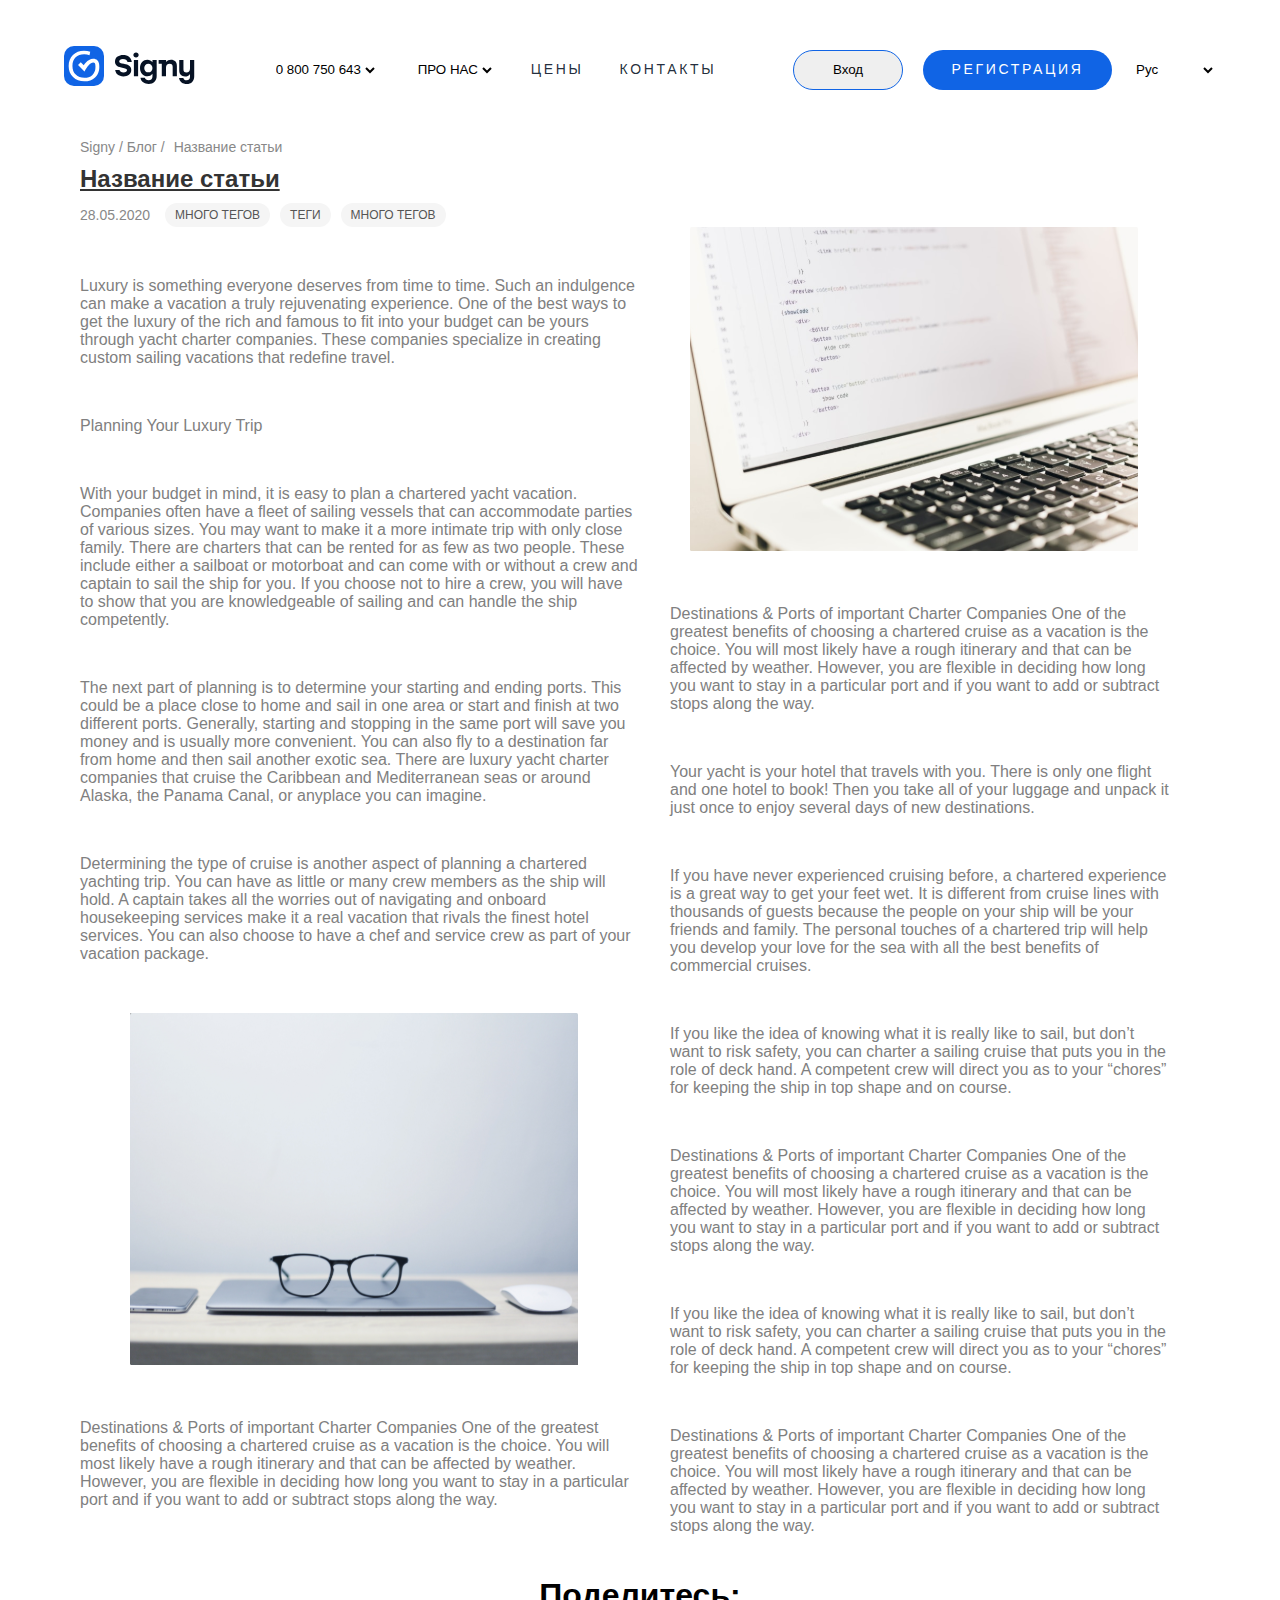
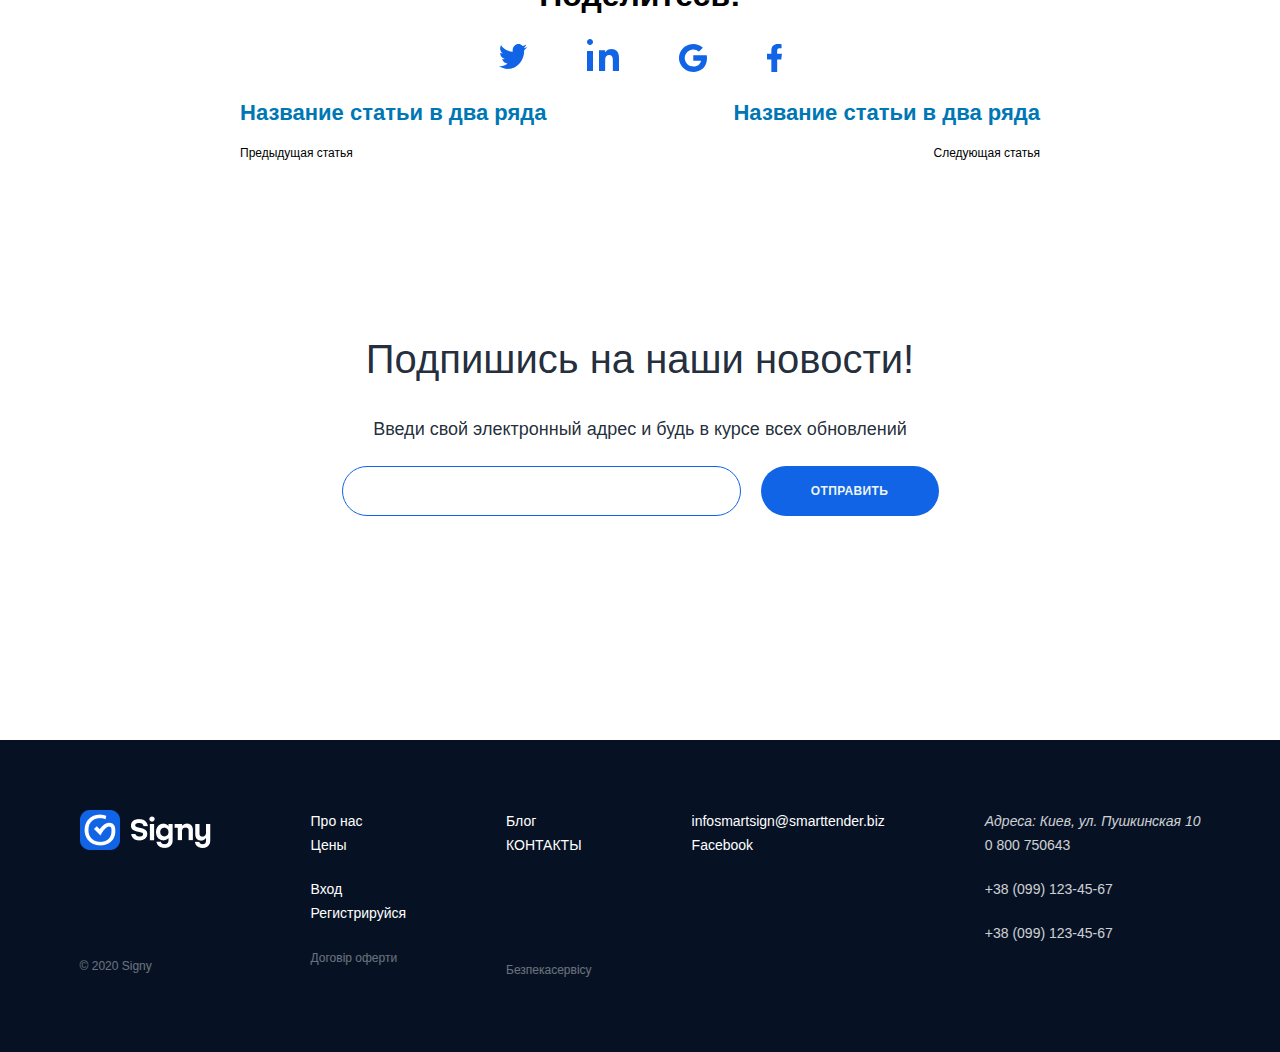
<file: pages/Blog.html>
<!DOCTYPE html>
<html lang="en">

<head>
  <meta charset="UTF-8">
  <meta name="viewport" content="width=device-width, initial-scale=1.0">
  <title>Document</title>
  <link rel="stylesheet" href="../blog-page/blog.css">
</head>

<body>
  <header>
    <nav id="nav" class="container header-nav">
      <a href="../index.html">
        <img src="../faq-img/logo_signy.svg" alt="" />
      </a>
      <div class="marks-nav-links">
        <select class="dropdown" id="dropdown1" name="options" onchange="navigate(this)">
          <option value="" selected>0 800 750 643</option>
          <option value=" ../pages/Blog.html">Blog</option>
          <option value="../pages/video.html">Video</option>
        </select>
        <select class="dropdown" id="dropdown2" name="options" onchange="navigate(this)">
          <option value="../index.html" selected>ПРО НАС</option>
          <option value=" ../pages/Blog.html">Blog</option>
          <option value="../pages/faq.html">Faq</option>
        </select>
        <a href="#">ЦЕНЫ</a>
        <a href="../pages/contacts.html">КОНТАКТЫ</a>
      </div>
      <div class="nav-buttons">
        <button>Вход</button>
        <button>регистрация</button>
        <select class="dropdown" id="dropdown" name="options">
          <option value="" disabled selected>Рус</option>
          <option value="./pages/Blog.html">uzb yoq🥲</option>
        </select>
      </div>

      <div class="header-menu">
        <img src="../video-img/header-menu.png" alt="" />
      </div>
    </nav>
  </header>
  <div class="middle">
    <div class="menu">

      <div class="breadcrumb">
        <a href="#">Signy</a> / <a href="#">Блог</a> / <span>Название статьи</span>
      </div>
      <h1 class="article-title">Название статьи</h1>
      <div class="meta-info">
        <span class="date">28.05.2020</span>
        <div class="tags">
          <div class="tag">МНОГО ТЕГОВ</div>
          <div class="tag">ТЕГИ</div>
          <div class="tag">МНОГО ТЕГОВ</div>
        </div>
      </div>
    </div>
    <div class="text">
      <div class="text1">
        <p>Luxury is something everyone deserves from time to time. Such an indulgence can make a vacation a truly
          rejuvenating experience. One of the best ways to get the luxury of the rich and famous to fit into your budget
          can be yours through yacht charter companies. These companies specialize in creating custom sailing vacations
          that redefine travel. </p>
        <p>Planning Your Luxury Trip </p>
        <p>With your budget in mind, it is easy to plan a chartered yacht vacation. Companies often have a fleet of
          sailing vessels that can accommodate parties of various sizes. You may want to make it a more intimate trip
          with only close family. There are charters that can be rented for as few as two people. These include either a
          sailboat or motorboat and can come with or without a crew and captain to sail the ship for you. If you choose
          not to hire a crew, you will have to show that you are knowledgeable of sailing and can handle the ship
          competently.</p>
        <p>The next part of planning is to determine your starting and ending ports. This could be a place close to home
          and sail in one area or start and finish at two different ports. Generally, starting and stopping in the same
          port will save you money and is usually more convenient. You can also fly to a destination far from home and
          then sail another exotic sea. There are luxury yacht charter companies that cruise the Caribbean and
          Mediterranean seas or around Alaska, the Panama Canal, or anyplace you can imagine.</p>
        <p>Determining the type of cruise is another aspect of planning a chartered yachting trip. You can have as
          little or many crew members as the ship will hold. A captain takes all the worries out of navigating and
          onboard housekeeping services make it a real vacation that rivals the finest hotel services. You can also
          choose to have a chef and service crew as part of your vacation package.</p>
        <img style="margin: 0 50px; width: 80%;" src="../blog-page/img/Mask.svg" alt="">
        <p>Destinations & Ports of important Charter Companies One of the greatest benefits of choosing a chartered
          cruise as a vacation is the choice. You will most likely have a rough itinerary and that can be affected by
          weather. However, you are flexible in deciding how long you want to stay in a particular port and if you want
          to add or subtract stops along the way.</p>
      </div>
      <div class="text2">
        <img style="margin: 0 50px; width: 80%;" src="../blog-page/img/Mask Group.svg" alt="">
        <p>Destinations & Ports of important Charter Companies One of the greatest benefits of choosing a chartered
          cruise as a vacation is the choice. You will most likely have a rough itinerary and that can be affected by
          weather. However, you are flexible in deciding how long you want to stay in a particular port and if you want
          to add or subtract stops along the way.</p>
        <p>Your yacht is your hotel that travels with you. There is only one flight and one hotel to book! Then you take
          all of your luggage and unpack it just once to enjoy several days of new destinations.</p>
        <p>If you have never experienced cruising before, a chartered experience is a great way to get your feet wet. It
          is different from cruise lines with thousands of guests because the people on your ship will be your friends
          and family. The personal touches of a chartered trip will help you develop your love for the sea with all the
          best benefits of commercial cruises.</p>
        <p>If you like the idea of knowing what it is really like to sail, but don’t want to risk safety, you can
          charter a sailing cruise that puts you in the role of deck hand. A competent crew will direct you as to your
          “chores” for keeping the ship in top shape and on course. </p>
        <p>Destinations & Ports of important Charter Companies One of the greatest benefits of choosing a chartered
          cruise as a vacation is the choice. You will most likely have a rough itinerary and that can be affected by
          weather. However, you are flexible in deciding how long you want to stay in a particular port and if you want
          to add or subtract stops along the way.</p>
        <p>If you like the idea of knowing what it is really like to sail, but don’t want to risk safety, you can
          charter a sailing cruise that puts you in the role of deck hand. A competent crew will direct you as to your
          “chores” for keeping the ship in top shape and on course. </p>
        <p>Destinations & Ports of important Charter Companies One of the greatest benefits of choosing a chartered
          cruise as a vacation is the choice. You will most likely have a rough itinerary and that can be affected by
          weather. However, you are flexible in deciding how long you want to stay in a particular port and if you want
          to add or subtract stops along the way.</p>

      </div>
    </div>
  </div>
  <div class="link">
    <div class="links">
      <div class="share">
        <h1 style="margin-bottom: 30px;">Поделитесь:</h2>
          <div class="share-icons">
            <a href="#" style="margin-right: 50px;"><img src="../blog-page/icon/twitter (2).svg" alt=""></a>
            <a href="#" style="position: relative; bottom: 5px;"><img src="../blog-page/icon/ins.svg" alt=""></a>
            <a href="#" style="margin-left: 50px;"><img src="../blog-page/icon/google.svg" alt=""></a>
            <a href="#" style="margin-left: 50px;"><img src="../blog-page/icon/facebook.svg" alt=""></a>
          </div>
      </div>
      <div class="navigation">
        <div class="nav-item prev">
          <h2>Название статьи в два ряда</h3>
            <p>Предыдущая статья</p>

        </div>
        <div class="nav-item next">
          <h2>Название статьи в два ряда</h3>
            <p>Следующая статья</p>

        </div>
      </div>
    </div>

  </div>
  <div>
    <div class="input-sec container tab-container">
      <h1>Подпишись на наши новости!</h1>
      <p>Введи свой электронный адрес и будь в курсе всех обновлений</p>
      <div class="input">
        <div>
          <input type="text">
          <button>отправить</button>
        </div>

      </div>

    </div>
  </div>
  <footer>
    <div class="container footer">
      <div class="col-row1">
        <img src="../faq-img/footer-logo.png" alt="" />
        <p>© 2020 Signy</p>
      </div>
      <div class="col-row2">
        <div class="d-flex flex-column">
          <a href="#">Про нас</a> <br />
          <a href="#">Цены</a>
        </div>
        <div>
          <a href="#">Вход</a> <br />
          <a href="#">Регистрируйся</a>
        </div>
        <p>Договір оферти</p>
      </div>
      <div class="col-row3">
        <div>
          <a href="#">Блог</a> <br />
          <a href="#">КОНТАКТЫ</a>
        </div>
        <p>Безпекасервісу</p>
      </div>
      <div class="social-link">
        <a href="mailto:example@mail.com">infosmartsign@smarttender.biz</a>
        <br />
        <a href="https://www.facebook.com/">Facebook</a>
      </div>
      <div class="col-row4">
        <address>Адреса: Киев, ул. Пушкинская 10</address>
        <div>
          <a href="#">0 800 750643</a>
          <a href="tel: +380991234567">+38 (099) 123-45-67</a>
          <a href="tel: +380991234567">+38 (099) 123-45-67</a>
        </div>
      </div>
    </div>
  </footer>
  <script>
    function navigate(dropdown) {
      const url = dropdown.value;
      if (url) {
        window.location.href = url;
      }
    }
  </script>
</body>


</html>
</file>
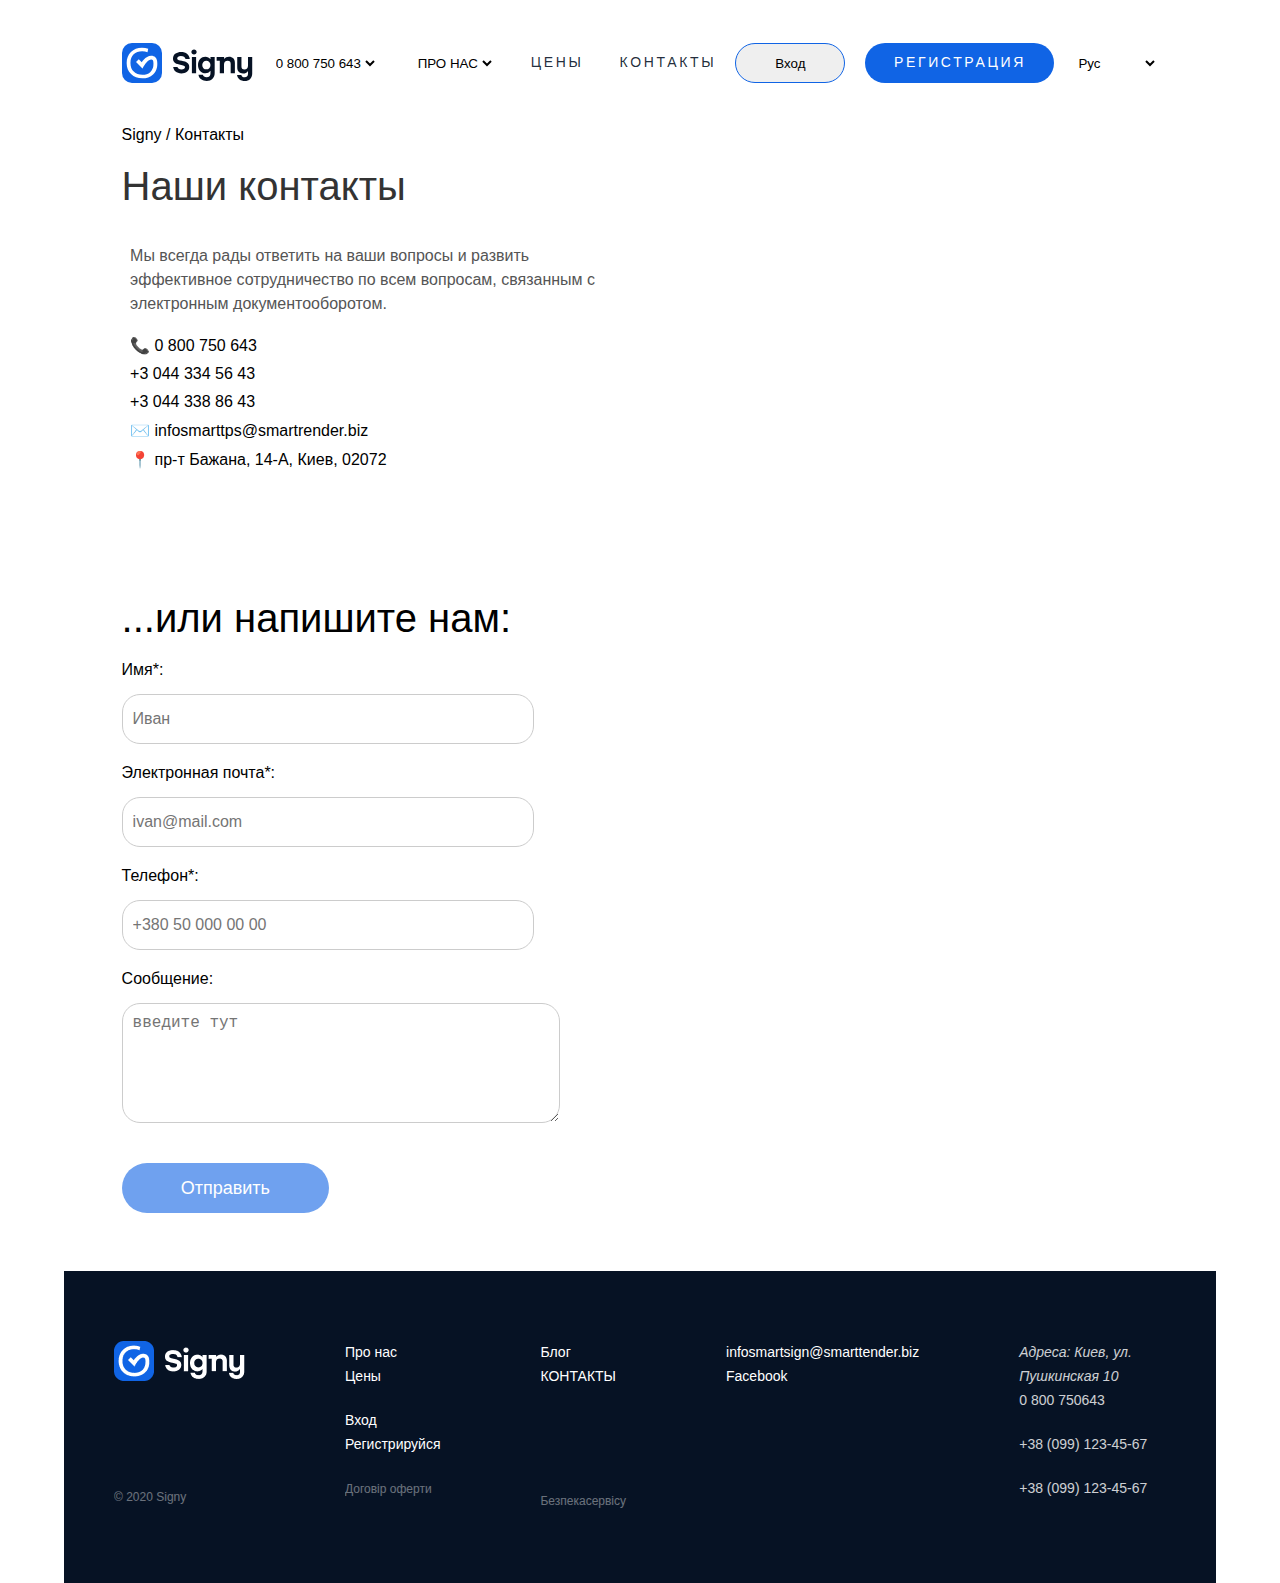
<file: pages/contacts.html>
<!DOCTYPE html>
<html lang="en">
  <head>
    <meta charset="UTF-8" />
    <meta name="viewport" content="width=device-width, initial-scale=1.0" />
    <link rel="stylesheet" href="../contact-style/contact.css" />
    <title>CONTACTS</title>
  </head>
  <body>
    <header>
      <nav id="nav" class="container header-nav">
        <img src="../contact-img/logo_signy.svg" alt="" />
        <div class="marks-nav-links">
          <select class="dropdown" id="dropdown" name="options">
            <option value="" disabled selected>0 800 750 643</option>
            <option value="./pages/Blog.html">Blog</option>
            <option value="page2.html">Video</option>
          </select>
          <select class="dropdown" id="dropdown" name="options">
            <option value="" disabled selected>ПРО НАС</option>
            <option value="./pages/Blog.html">Blog</option>
            <option value="page2.html">Video</option>
          </select>
          <a href="#">ЦЕНЫ</a>
          <a href="#">КОНТАКТЫ</a>
        </div>
        <div class="nav-buttons">
          <button>Вход</button>
          <button>регистрация</button>
          <select class="dropdown" id="dropdown" name="options">
            <option value="" disabled selected>Рус</option>
            <option value="./pages/Blog.html">uzb yoq🥲</option>
          </select>
        </div>

        <div class="header-menu">
          <img src="../contact-img/header-menu.png" alt="" />
        </div>
      </nav>
    </header>
    <main>
      <div class="nn">
        <p>Signy / Контакты</p>
        <h1 class="contacts__title">Наши контакты</h1>
      </div>
      <div class="contacts">
        <div class="contacts__info">
          <p class="contacts__description">
            Мы всегда рады ответить на ваши вопросы и развить эффективное
            сотрудничество по всем вопросам, связанным с электронным
            документооборотом.
          </p>
          <ul class="contacts__list">
            <li>📞 0 800 750 643</li>
            <li>+3 044 334 56 43</li>
            <li>+3 044 338 86 43</li>
            <li>
              ✉️
              <a href="mailto:infosmarttps@smartrender.biz"
                >infosmarttps@smartrender.biz</a
              >
            </li>
            <li>📍 пр-т Бажана, 14-А, Киев, 02072</li>
          </ul>
        </div>
        <div class="contacts__map">
          <iframe
            src="https://www.google.com/maps/embed?pb=!1m18!1m12!1m3!1d2539.753285762173!2d30.614392315720775!3d50.40195167946792!2m3!1f0!2f0!3f0!3m2!1i1024!2i768!4f13.1!3m3!1m2!1s0x40d4cf09b2345671%3A0x9f4e15f3bd42432f!2z0J_QsNGA0Log0LLQtdGA0LPQtdC90YHRjNC60LAg0KbQtdC90YLRgCDQm9Cw0LPQsA!5e0!3m2!1sen!2sua!4v1699372049038!5m2!1sen!2sua"
            width="90%"
            height="270"
            style="border: 0"
            allowfullscreen=""
            loading="lazy"
            referrerpolicy="no-referrer-when-downgrade"
          >
          </iframe>
        </div>
      </div>
      <form class="form">
        <div class="form__title">
          <h1>...или напишите нам:</h1>
        </div>

        <div class="form__name">
          <label for="">Имя*:</label>
          <input type="text" placeholder="Иван" />
        </div>

        <div class="form__name">
          <label for="">Электронная почта*:</label>
          <input type="text" placeholder="ivan@mail.com" />
        </div>

        <div class="form__name">
          <label for="">Телефон*:</label>
          <input type="text" placeholder="+380 50 000 00 00" />
        </div>

        <div class="form__area">
          <label for="">Сообщение:</label>
          <textarea
            name=""
            id=""
            cols="30"
            rows="10"
            placeholder="введите тут"
          ></textarea>
        </div>

        <button class="form__btn">Отправить</button>
      </form>
    </main>

    <footer>
      <div class="container footer">
        <div class="col-row1">
          <img src="../faq-img/footer-logo.png" alt="" />
          <p>© 2020 Signy</p>
        </div>
        <div class="col-row2">
          <div class="d-flex flex-column">
            <a href="#">Про нас</a> <br />
            <a href="#">Цены</a>
          </div>
          <div>
            <a href="#">Вход</a> <br />
            <a href="#">Регистрируйся</a>
          </div>
          <p>Договір оферти</p>
        </div>
        <div class="col-row3">
          <div>
            <a href="#">Блог</a> <br />
            <a href="#">КОНТАКТЫ</a>
          </div>
          <p>Безпекасервісу</p>
        </div>
        <div class="social-link">
          <a href="mailto:example@mail.com">infosmartsign@smarttender.biz</a>
          <br />
          <a href="https://www.facebook.com/">Facebook</a>
        </div>
        <div class="col-row4">
          <address>Адреса: Киев, ул. Пушкинская 10</address>
          <div>
            <a href="#">0 800 750643</a>
            <a href="tel: +380991234567">+38 (099) 123-45-67</a>
            <a href="tel: +380991234567">+38 (099) 123-45-67</a>
          </div>
        </div>
      </div>
    </footer>
  </body>
</html>
</file>
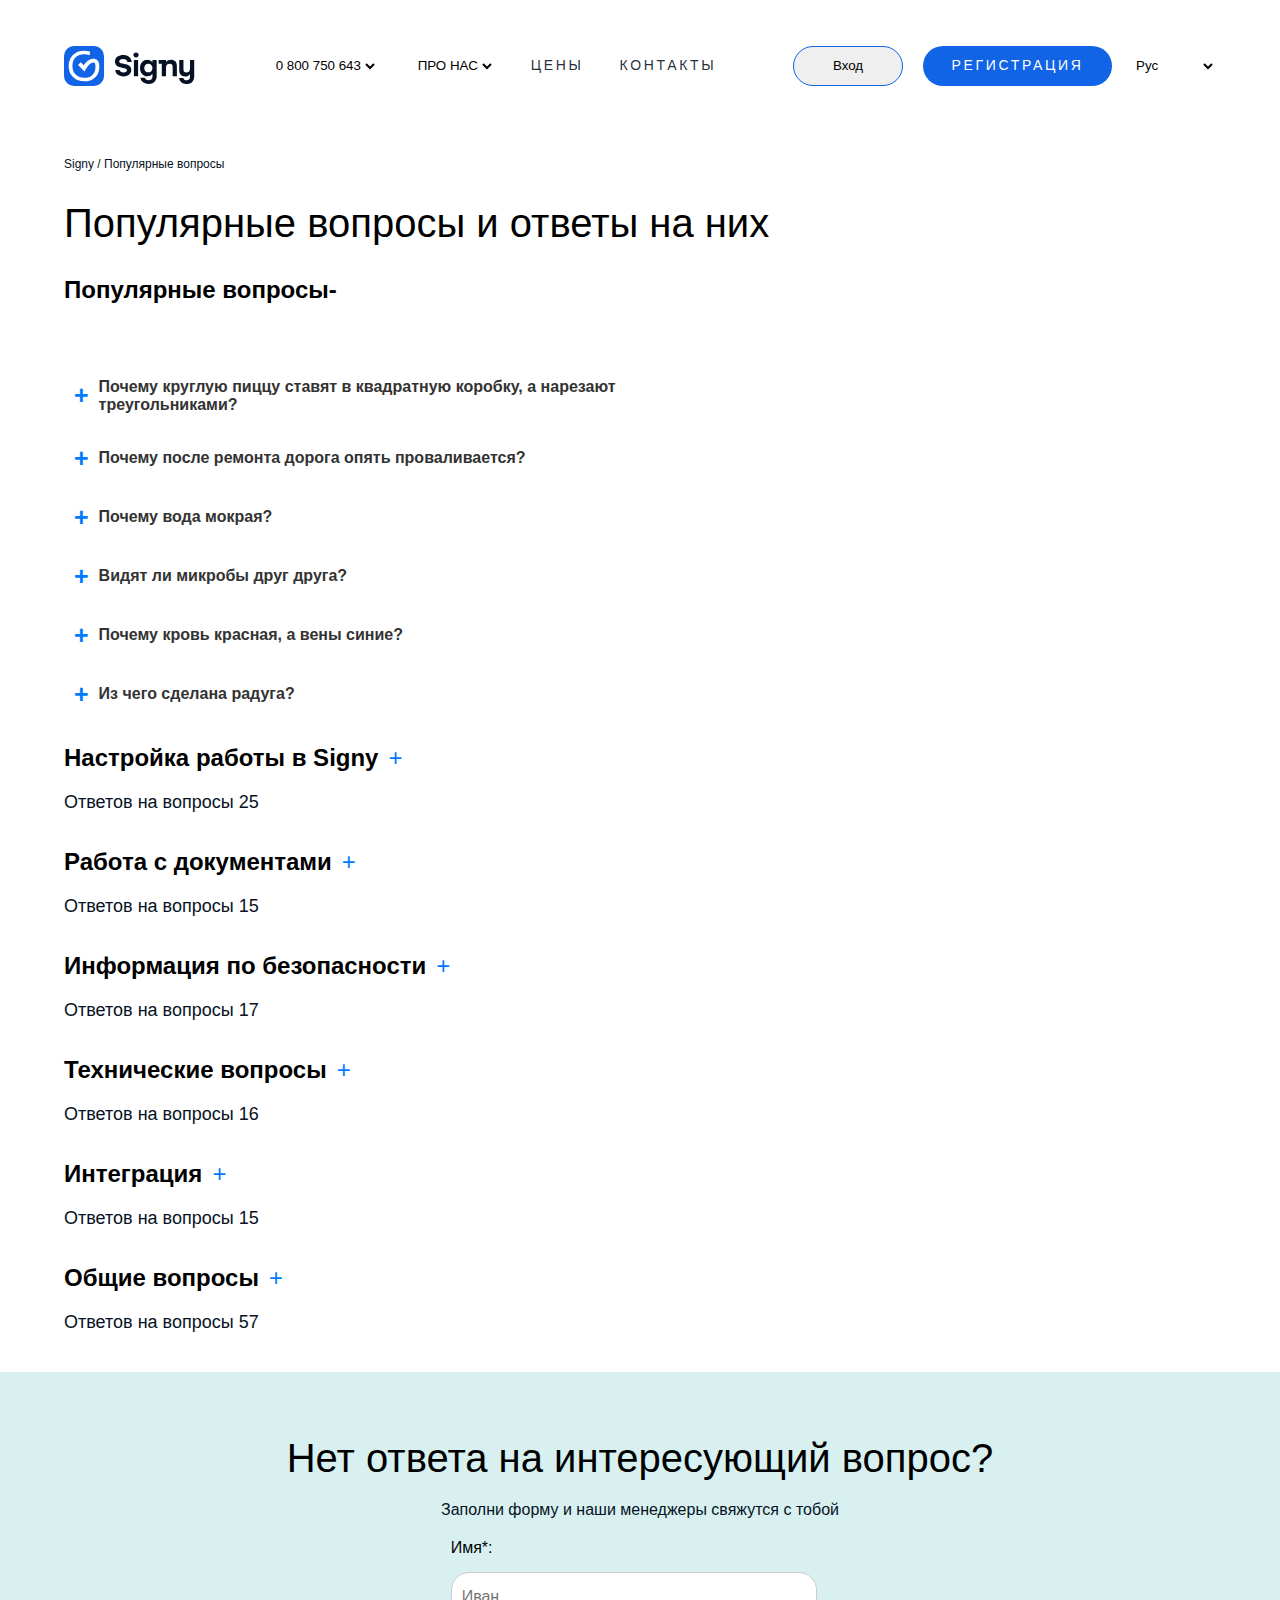
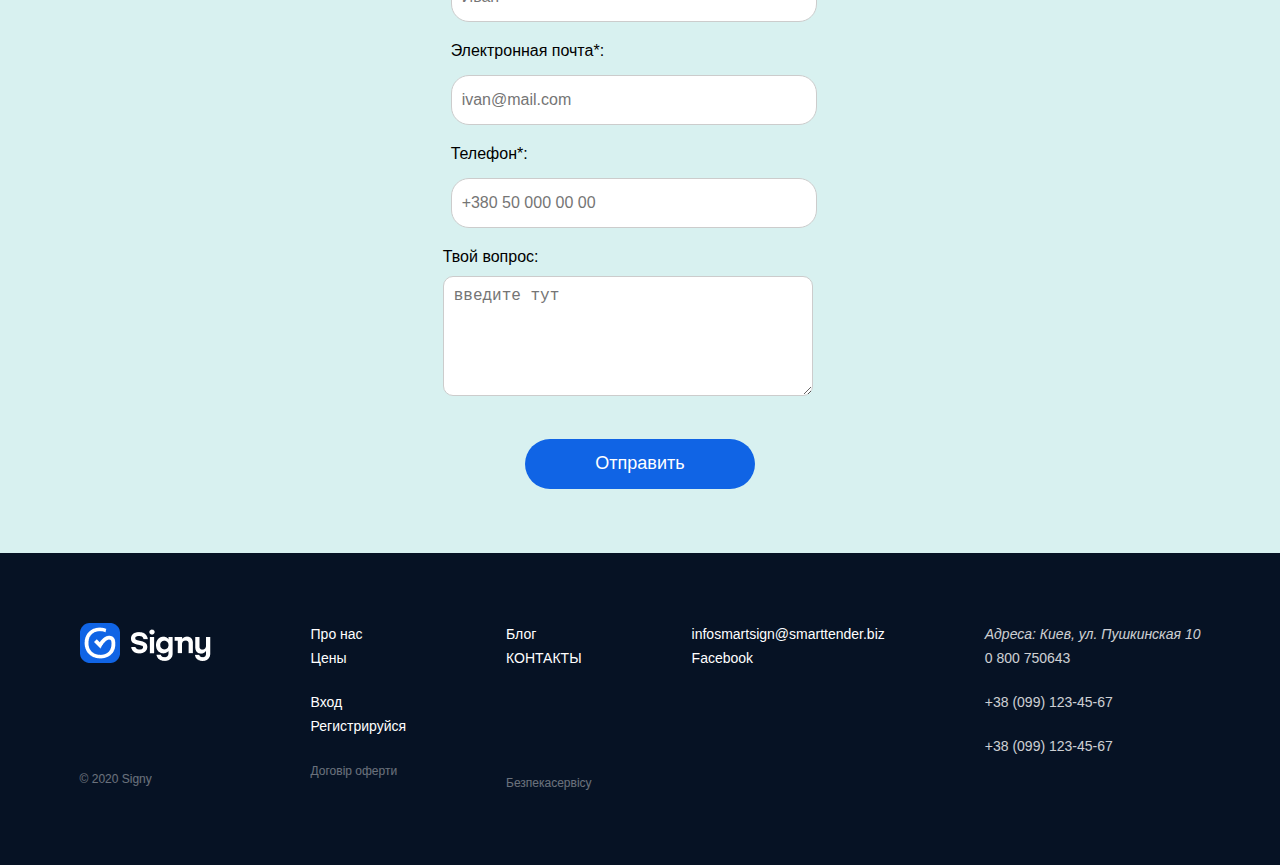
<file: pages/faq.html>
<!DOCTYPE html>
<html lang="en">
  <head>
    <meta charset="UTF-8" />
    <meta name="viewport" content="width=device-width, initial-scale=1.0" />
    <link rel="stylesheet" href="../faq-style/faq.css" />
    <title>FAQ</title>
  </head>
  <body>
    <header>
      <nav id="nav" class="container header-nav">
        <img src="../faq-img/logo_signy.svg" alt="" />
        <div class="marks-nav-links">
          <select class="dropdown" id="dropdown" name="options">
            <option value="" disabled selected>0 800 750 643</option>
            <option value="./pages/Blog.html">Blog</option>
            <option value="#">Video</option>
          </select>
          <select class="dropdown" id="dropdown" name="options">
            <option value="" disabled selected>ПРО НАС</option>
            <option value="./pages/Blog.html">Blog</option>
            <option value="page2.html">Video</option>
          </select>
          <a href="#">ЦЕНЫ</a>
          <a href="./contacts.html">КОНТАКТЫ</a>
        </div>
        <div class="nav-buttons">
          <button>Вход</button>
          <button>регистрация</button>
          <select class="dropdown" id="dropdown" name="options">
            <option value="" disabled selected>Рус</option>
            <option value="./pages/Blog.html">uzb yoq🥲</option>
          </select>
        </div>

        <div class="header-menu">
          <img src="../faq-img/header-menu.png" alt="" />
        </div>
      </nav>
    </header>

    <main>
      <div class="faq-title">
        <p>Signy / Популярные вопросы</p>
        <h1>Популярные вопросы и ответы на них</h1>
        <h2>Популярные вопросы-</h2>
      </div>

      <div class="accordion">
        <div class="accordion-item">
          <div class="accordion-header">
            <span class="icon">+</span> Почему круглую пиццу ставят в квадратную
            коробку, а нарезают треугольниками?
          </div>
          <div class="accordion-body">
            Потому что делают ее без соблюдения технологических процессов.
          </div>
        </div>
        <div class="accordion-item">
          <div class="accordion-header">
            <span class="icon">+</span> Почему после ремонта дорога опять
            проваливается?
          </div>
          <div class="accordion-body">
            Потому что делают ее без соблюдения технологических процессов.
          </div>
        </div>
        <div class="accordion-item">
          <div class="accordion-header">
            <span class="icon">+</span> Почему вода мокрая?
          </div>
          <div class="accordion-body">
            Потому что делают ее без соблюдения технологических процессов.
          </div>
        </div>
        <div class="accordion-item">
          <div class="accordion-header">
            <span class="icon">+</span> Видят ли микробы друг друга?
          </div>
          <div class="accordion-body">
            Потому что делают ее без соблюдения технологических процессов.
          </div>
        </div>
        <div class="accordion-item">
          <div class="accordion-header">
            <span class="icon">+</span> Почему кровь красная, а вены синие?
          </div>
          <div class="accordion-body">
            Потому что делают ее без соблюдения технологических процессов.
          </div>
        </div>
        <div class="accordion-item">
          <div class="accordion-header">
            <span class="icon">+</span> Из чего сделана радуга?
          </div>
          <div class="accordion-body">
            Потому что делают ее без соблюдения технологических процессов.
          </div>
        </div>
      </div>

      <div class="content">
        <div class="card">
          <div class="card-text">
            <h2>Настройка работы в Signy</h2>
            <p>+</p>
          </div>
          <div class="card-number">
            <p>Ответов на вопросы 25</p>
          </div>
        </div>

        <div class="card">
          <div class="card-text">
            <h2>Работа с документами</h2>
            <p>+</p>
          </div>
          <div class="card-number">
            <p>Ответов на вопросы 15</p>
          </div>
        </div>

        <div class="card">
          <div class="card-text">
            <h2>Информация по безопасности</h2>
            <p>+</p>
          </div>
          <div class="card-number">
            <p>Ответов на вопросы 17</p>
          </div>
        </div>

        <div class="card">
          <div class="card-text">
            <h2>Технические вопросы</h2>
            <p>+</p>
          </div>
          <div class="card-number">
            <p>Ответов на вопросы 16</p>
          </div>
        </div>

        <div class="card">
          <div class="card-text">
            <h2>Интеграция</h2>
            <p>+</p>
          </div>
          <div class="card-number">
            <p>Ответов на вопросы 15</p>
          </div>
        </div>

        <div class="card">
          <div class="card-text">
            <h2>Общие вопросы</h2>
            <p>+</p>
          </div>
          <div class="card-number">
            <p>Ответов на вопросы 57</p>
          </div>
        </div>
      </div>

      <section class="section">
        <div class="section-text">
          <h1>Нет ответа на интересующий вопрос?</h1>
          <p>Заполни форму и наши менеджеры свяжутся с тобой</p>
        </div>

        <div class="form__name">
          <label for="">Имя*:</label>
          <input type="text" placeholder="Иван" />
        </div>

        <div class="form__name">
          <label for="">Электронная почта*:</label>
          <input type="text" placeholder="ivan@mail.com" />
        </div>

        <div class="form__name">
          <label for="">Телефон*:</label>
          <input type="text" placeholder="+380 50 000 00 00" />
        </div>

        <div class="form__area">
          <label for="">Твой вопрос:</label>
          <textarea
            name=""
            id=""
            cols="30"
            rows="10"
            placeholder="введите тут"
          ></textarea>
        </div>

        <button class="btn">Отправить</button>
      </section>
    </main>

    <footer>
      <div class="container footer">
        <div class="col-row1">
          <img src="../faq-img/footer-logo.png" alt="" />
          <p>© 2020 Signy</p>
        </div>
        <div class="col-row2">
          <div class="d-flex flex-column">
            <a href="#">Про нас</a> <br />
            <a href="#">Цены</a>
          </div>
          <div>
            <a href="#">Вход</a> <br />
            <a href="#">Регистрируйся</a>
          </div>
          <p>Договір оферти</p>
        </div>
        <div class="col-row3">
          <div>
            <a href="#">Блог</a> <br />
            <a href="#">КОНТАКТЫ</a>
          </div>
          <p>Безпекасервісу</p>
        </div>
        <div class="social-link">
          <a href="mailto:example@mail.com">infosmartsign@smarttender.biz</a>
          <br />
          <a href="https://www.facebook.com/">Facebook</a>
        </div>
        <div class="col-row4">
          <address>Адреса: Киев, ул. Пушкинская 10</address>
          <div>
            <a href="#">0 800 750643</a>
            <a href="tel: +380991234567">+38 (099) 123-45-67</a>
            <a href="tel: +380991234567">+38 (099) 123-45-67</a>
          </div>
        </div>
      </div>
    </footer>

    <script>
      document.querySelectorAll(".accordion-header").forEach((header) => {
        header.addEventListener("click", () => {
          const parent = header.parentElement;
          const isOpen = parent.classList.contains("open");

          // Boshqa hamma itemlarni yopish
          document.querySelectorAll(".accordion-item").forEach((item) => {
            item.classList.remove("open");
          });

          // Faqat bosilgan itemni ochish/yopish
          if (!isOpen) {
            parent.classList.add("open");
          }
        });
      });
    </script>
  </body>
</html>
</file>
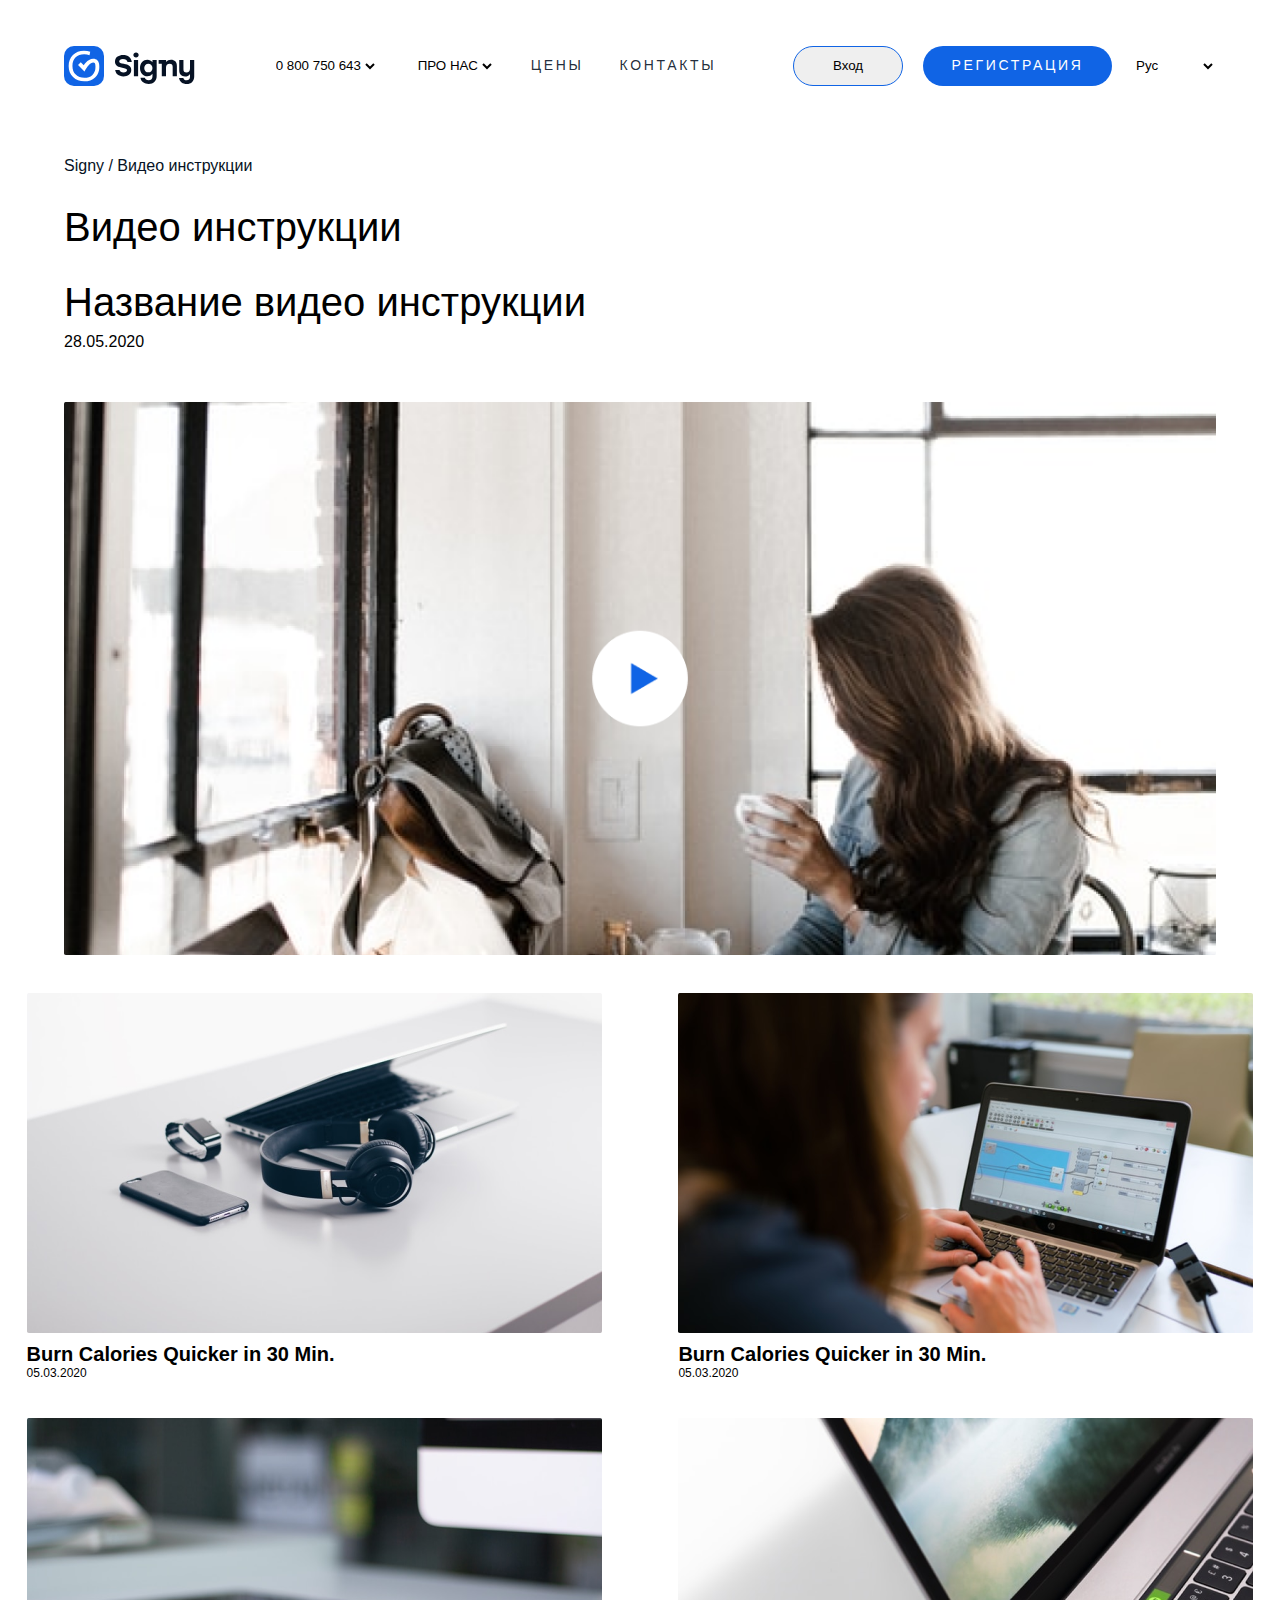
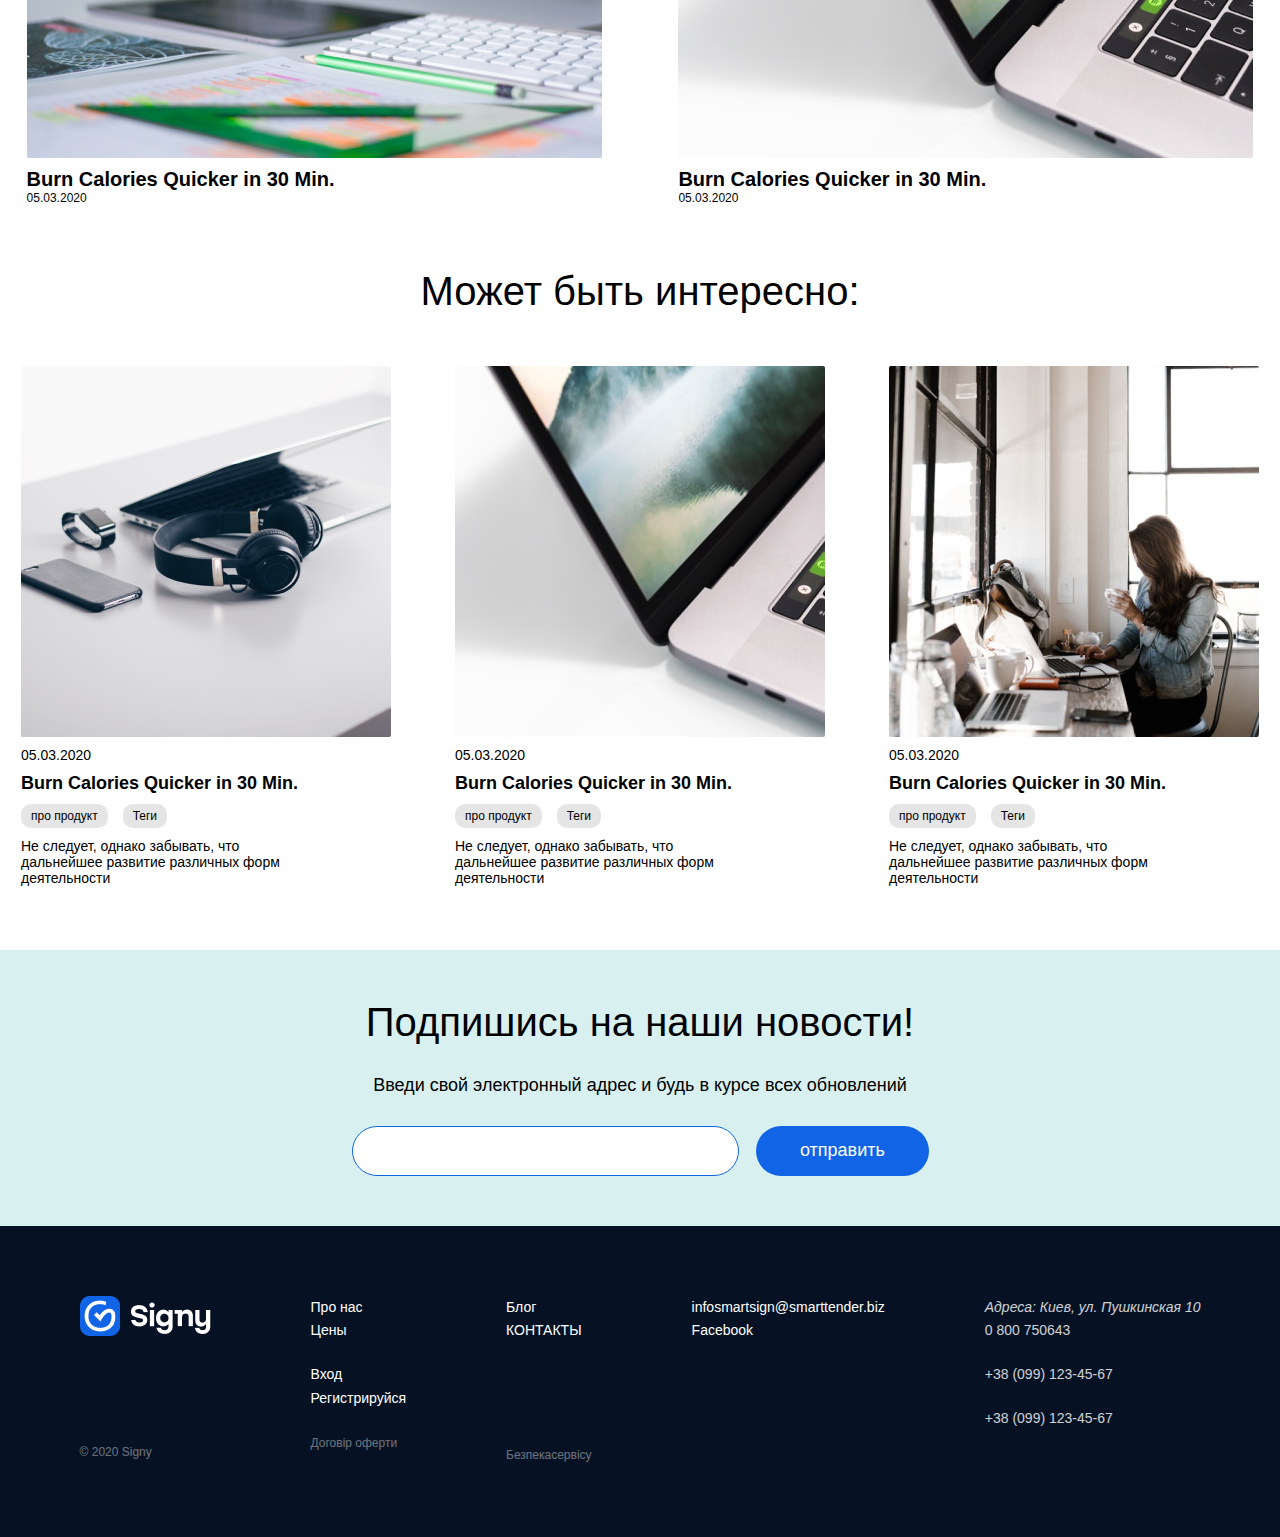
<file: pages/video.html>
<!DOCTYPE html>
<html lang="en">
  <head>
    <meta charset="UTF-8" />
    <meta name="viewport" content="width=device-width, initial-scale=1.0" />
    <link rel="stylesheet" href="../video.style/video.css" />
    <title>VIDEO</title>
  </head>
  <body>
    <header>
      <nav id="nav" class="container header-nav">
        <img src="../video-img/logo_signy.svg" alt="" />
        <div class="marks-nav-links">
          <select class="dropdown" id="dropdown" name="options">
            <option value="" disabled selected>0 800 750 643</option>
            <option value="./pages/Blog.html">Blog</option>
            <option value="page2.html">Video</option>
          </select>
          <select class="dropdown" id="dropdown" name="options">
            <option value="" disabled selected>ПРО НАС</option>
            <option value="./pages/Blog.html">Blog</option>
            <option value="page2.html">Video</option>
          </select>
          <a href="#">ЦЕНЫ</a>
          <a href="#">КОНТАКТЫ</a>
        </div>
        <div class="nav-buttons">
          <button>Вход</button>
          <button>регистрация</button>
          <select class="dropdown" id="dropdown" name="options">
            <option value="" disabled selected>Рус</option>
            <option value="./pages/Blog.html">uzb yoq🥲</option>
          </select>
        </div>

        <div class="header-menu">
          <img src="../video-img/header-menu.png" alt="" />
        </div>
      </nav>
    </header>

    <main>
      <div class="video">
        <a href="">Signy / Видео инструкции</a>
        <h1>Видео инструкции</h1>

        <div class="video-card">
          <h1>Название видео инструкции</h1>
          <p>28.05.2020</p>
        </div>
      </div>

      <div class="video-img-1">
        <img src="../video-img/video-img-1.png" alt="" />
      </div>

      <div class="video-items">
        <div class="item">
          <img src="../video-img/mask-1.png" alt="" />
          <div class="zz">
            <b>Burn Calories Quicker in 30 Min.</b>
            <p>05.03.2020</p>
          </div>
        </div>

        <div class="item">
          <img src="../video-img/mask-2.png" alt="" / >
          <div class="zz">
            <b>Burn Calories Quicker in 30 Min.</b>
            <p>05.03.2020</p>
          </div>
        </div>
      </div>

      <div class="video-items">
        <div class="item">
          <img src="../video-img/mask-3.png" alt="" />
          <div class="zz">
            <b>Burn Calories Quicker in 30 Min.</b>
            <p>05.03.2020</p>
          </div>
        </div>

        <div class="item">
          <img src="../video-img/mask-4.png" alt="" / >
          <div class="zz">
            <b>Burn Calories Quicker in 30 Min.</b>
            <p>05.03.2020</p>
          </div>
        </div>
      </div>

      <div class="product">
        <h1>Может быть интересно:</h1>
      </div>

      <div class="content">
        <div class="content-item">
          <img src="../video-img/mask12.png" alt="" />

          <p>05.03.2020</p>
          <b>Burn Calories Quicker in 30 Min.</b>

          <div class="tt">
            <p>про продукт</p>
            <p>Теги</p>
          </div>

          <p>
            Не следует, однако забывать, что <br />
            дальнейшее развитие различных форм <br />
            деятельности
          </p>
        </div>

        <div class="content-item">
          <img src="../video-img/mask13.png" alt="" />

          <p>05.03.2020</p>
          <b>Burn Calories Quicker in 30 Min.</b>

          <div class="tt">
            <p>про продукт</p>
            <p>Теги</p>
          </div>

          <p>
            Не следует, однако забывать, что <br />
            дальнейшее развитие различных форм <br />
            деятельности
          </p>
        </div>

        <div class="content-item">
          <img src="../video-img/mask11.png" alt="" />

          <p>05.03.2020</p>
          <b>Burn Calories Quicker in 30 Min.</b>

          <div class="tt">
            <p>про продукт</p>
            <p>Теги</p>
          </div>

          <p>
            Не следует, однако забывать, что <br />
            дальнейшее развитие различных форм <br />
            деятельности
          </p>
        </div>
      </div>

      <div class="subscribe">
        <h1>Подпишись на наши новости!</h1>
        <b>Введи свой электронный адрес и будь в курсе всех обновлений</b>
        <div class="btn">
          <input type="text" />
          <button>отправить</button>
        </div>
      </div>
    </main>

    <footer>
      <div class="container footer">
        <div class="col-row1">
          <img src="../faq-img/footer-logo.png" alt="" />
          <p>© 2020 Signy</p>
        </div>
        <div class="col-row2">
          <div class="d-flex flex-column">
            <a href="#">Про нас</a> <br />
            <a href="#">Цены</a>
          </div>
          <div>
            <a href="#">Вход</a> <br />
            <a href="#">Регистрируйся</a>
          </div>
          <p>Договір оферти</p>
        </div>
        <div class="col-row3">
          <div>
            <a href="#">Блог</a> <br />
            <a href="#">КОНТАКТЫ</a>
          </div>
          <p>Безпекасервісу</p>
        </div>
        <div class="social-link">
          <a href="mailto:example@mail.com">infosmartsign@smarttender.biz</a>
          <br />
          <a href="https://www.facebook.com/">Facebook</a>
        </div>
        <div class="col-row4">
          <address>Адреса: Киев, ул. Пушкинская 10</address>
          <div>
            <a href="#">0 800 750643</a>
            <a href="tel: +380991234567">+38 (099) 123-45-67</a>
            <a href="tel: +380991234567">+38 (099) 123-45-67</a>
          </div>
        </div>
      </div>
    </footer>
  </body>
</html>
</file>
<file: blog-page/blog.css>
header {
  height: auto;
  padding: 2% 5%;
}

nav {
  display: flex;
  align-items: center;
  justify-content: space-between;
  padding: 20px 0;
}
nav a {
  font-family: var(--font-family);
  font-weight: 500;
  font-size: 14px;
  line-height: 171%;
  letter-spacing: 0.19em;
  text-transform: uppercase;
  text-align: center;
  color: rgba(6, 18, 36, 0.9);
  text-decoration: none;
}
nav .marks-nav-links {
  display: flex;
  gap: 36px;
}
nav .dropdown {
  background-color: transparent;
  border: none;
}

.show {
  background-color: none;
}

.dropdown .dropdown-toggle {
  background-color: transparent;
}
.dropdown .btn {
  background-color: white;
}

.nav-buttons {
  display: flex;
  gap: 20px;
}
.nav-buttons button:nth-child(1) {
  border: 1.5px solid #1064e5;
  border-radius: 43px;
  padding: 11px 32px;
  width: 110px;
  height: 40px;
  display: flex;
  align-items: center;
  justify-content: center;
}
.nav-buttons button:nth-child(1):hover {
  opacity: 0.8;
  cursor: pointer;
}
.nav-buttons button:nth-child(2) {
  border-radius: 45px;
  padding: 11px 32px;
  width: 189px;
  height: 40px;
  background: #1064e5;
  display: flex;
  align-items: center;
  justify-content: center;
  border: none;
  font-family: var(--font-family);
  font-weight: 500;
  font-size: 14px;
  line-height: 171%;
  letter-spacing: 0.19em;
  text-transform: uppercase;
  text-align: center;
  color: #fff;
}
.nav-buttons button:nth-child(2):hover {
  opacity: 0.8;
  cursor: pointer;
}

.header-menu {
  display: none;
}
.header-menu img {
  display: none;
}

footer {
  background: #061224;
  padding: 50px;
}

.footer {
  display: flex;
  gap: 100px;
  padding: 20px 0;
  justify-content: center;
}
.footer .col-row1 img {
  margin-bottom: 100px;
}
.footer a {
  text-decoration: none;
  font-family: var(--font-family);
  font-weight: 500;
  font-size: 14px;
  line-height: 171%;
  color: #fff;
}
.footer P {
  font-family: var(--font-family);
  font-weight: 400;
  font-size: 12px;
  line-height: 200%;
  color: #fff;
  opacity: 0.4;
}
.footer .col-row2 {
  display: flex;
  flex-direction: column;
  gap: 20px;
}
.footer .col-row3 div {
  margin-bottom: 100px;
}
.footer .col-row4 address {
  font-family: var(--font-family);
  font-weight: 400;
  font-size: 14px;
  line-height: 171%;
  color: #fff;
  opacity: 0.8;
}
.footer .col-row4 a {
  font-family: var(--font-family);
  font-weight: 400;
  font-size: 14px;
  line-height: 171%;
  color: #fff;
  opacity: 0.8;
}
.footer .col-row4 div {
  display: flex;
  gap: 20px;
  flex-direction: column;
}

.middle .menu {
  margin-left: 80px;
}
.middle .menu .breadcrumb {
  font-size: 14px;
  color: #888;
  margin-bottom: 10px;
}
.middle .menu .breadcrumb a {
  text-decoration: none;
  color: #888;
}
.middle .menu .breadcrumb a:hover {
  text-decoration: underline;
}
.middle .menu .breadcrumb span {
  margin: 0 5px;
}
.middle .menu .article-title {
  font-size: 24px;
  font-weight: bold;
  color: #333;
  text-decoration: underline;
  margin-bottom: 10px;
}
.middle .menu .meta-info {
  display: flex;
  align-items: center;
  font-size: 14px;
  color: #888;
}
.middle .menu .meta-info .date {
  margin-right: 15px;
}
.middle .menu .meta-info .tags {
  display: flex;
  gap: 10px;
}
.middle .menu .meta-info .tags .tag {
  background-color: #f5f5f5;
  border-radius: 20px;
  padding: 5px 10px;
  font-size: 12px;
  color: #555;
  cursor: pointer;
  transition: background-color 0.3s;
}
.middle .menu .meta-info .tags .tag:hover {
  background-color: #e0e0e0;
}
.middle .text {
  display: flex;
  margin: 0 80px;
}
.middle .text .text1 {
  width: 100%;
  height: 1350px;
}
.middle .text .text1 p {
  margin: 50px 0;
  color: gray;
}
.middle .text .text2 {
  width: 100%;
  height: 1350px;
}
.middle .text .text2 p {
  margin: 50px 30px;
  color: gray;
}

body {
  font-family: "IBM Plex Sans", sans-serif;
}

* {
  margin: 0;
  padding: 0;
  box-sizing: border-box;
}

.container {
  max-width: 14 0px;
  margin: 0 auto;
}

.input-sec {
  display: flex;
  align-items: center;
  justify-content: center;
  flex-direction: column;
  margin-top: 30px;
  margin-bottom: 50px;
  height: 500px;
}
.input-sec h1 {
  font-family: var(--font3);
  font-weight: 500;
  font-size: 40px;
  line-height: 120%;
  text-align: center;
  color: rgba(6, 18, 36, 0.9);
  margin-bottom: 30px;
}
.input-sec p {
  font-family: var(--font-family);
  font-weight: 400;
  font-size: 18px;
  line-height: 183%;
  text-align: center;
  color: rgba(6, 18, 36, 0.9);
  margin-bottom: 20px;
}

.input {
  display: flex;
  align-items: center;
  justify-content: center;
}
.input div {
  display: flex;
  gap: 20px;
  align-items: center;
  justify-content: center;
  margin-bottom: 30px;
}
.input div button {
  border-radius: 41px;
  width: 178px;
  height: 50px;
  border: none;
  background-color: #1064e5;
  font-family: var(--font-family);
  font-weight: 600;
  font-size: 12px;
  line-height: 167%;
  letter-spacing: 0.03em;
  text-transform: uppercase;
  text-align: center;
  color: #ebf5f6;
  cursor: pointer;
}
.input div button :hover {
  background-color: #001026;
  color: #ebf5f6;
}
.input div input {
  border: 1px solid #1064e5;
  border-radius: 37px;
  width: 399px;
  height: 50px;
  padding-left: 20px;
}
.input div input :focus {
  outline: none;
}

.links {
  display: flex;
  flex-direction: column;
  align-items: center;
  font-family: Arial, sans-serif;
}
.links .share {
  text-align: center;
  margin-bottom: 20px;
}
.links .share h2 {
  font-size: 16px;
  font-weight: bold;
  margin-bottom: 10px;
}
.links .share .share-icons {
  display: flex;
  gap: 10px;
  justify-content: center;
}
.links .navigation {
  display: flex;
  justify-content: space-between;
  width: 100%;
  max-width: 800px;
}
.links .navigation .nav-item {
  text-align: center;
  max-width: 45%;
}
.links .navigation .nav-item h2 {
  font-size: 22px;
  font-weight: bold;
  color: #0077b5;
}
.links .navigation .nav-item p {
  font-size: 12px;
  color: black;
  margin-top: 20px;
}
.links .navigation .prev {
  text-align: left;
}
.links .navigation .next {
  text-align: right;
}/*# sourceMappingURL=blog.css.map */
</file>
<file: contact-style/contact.css>
header {
  height: auto;
  padding: 2% 5%;
}

nav {
  display: flex;
  align-items: center;
  justify-content: space-between;
  padding: 20px 0;
}
nav a {
  font-family: var(--font-family);
  font-weight: 500;
  font-size: 14px;
  line-height: 171%;
  letter-spacing: 0.19em;
  text-transform: uppercase;
  text-align: center;
  color: rgba(6, 18, 36, 0.9);
  text-decoration: none;
}
nav .marks-nav-links {
  display: flex;
  gap: 36px;
}
nav .dropdown {
  background-color: transparent;
  border: none;
}

.show {
  background-color: none;
}

.dropdown .dropdown-toggle {
  background-color: transparent;
}
.dropdown .btn {
  background-color: white;
}

.nav-buttons {
  display: flex;
  gap: 20px;
}
.nav-buttons button:nth-child(1) {
  border: 1.5px solid #1064e5;
  border-radius: 43px;
  padding: 11px 32px;
  width: 110px;
  height: 40px;
  display: flex;
  align-items: center;
  justify-content: center;
}
.nav-buttons button:nth-child(1):hover {
  opacity: 0.8;
  cursor: pointer;
}
.nav-buttons button:nth-child(2) {
  border-radius: 45px;
  padding: 11px 32px;
  width: 189px;
  height: 40px;
  background: #1064e5;
  display: flex;
  align-items: center;
  justify-content: center;
  border: none;
  font-family: var(--font-family);
  font-weight: 500;
  font-size: 14px;
  line-height: 171%;
  letter-spacing: 0.19em;
  text-transform: uppercase;
  text-align: center;
  color: #fff;
}
.nav-buttons button:nth-child(2):hover {
  opacity: 0.8;
  cursor: pointer;
}

.header-menu {
  display: none;
}
.header-menu img {
  display: none;
}

body {
  font-family: Arial, sans-serif;
  margin: 0;
  padding: 0% 5%;
}

.nn {
  display: flex;
  align-items: start;
  justify-content: start;
  flex-direction: column;
  padding: 0% 5%;
  gap: 20px;
}
.nn h1 {
  font-weight: 500;
  font-size: 40px;
}

.contacts {
  display: flex;
  flex-wrap: wrap;
  max-width: 1400px;
  padding: 0% 4%;
}
.contacts__info {
  flex: 1 1 50%;
  padding: 20px;
}
.contacts__title {
  font-size: 24px;
  margin-bottom: 15px;
  color: #333;
}
.contacts__description {
  font-size: 16px;
  line-height: 1.5;
  margin-bottom: 20px;
  color: #555;
}
.contacts__list {
  list-style: none;
  padding: 0;
  margin: 0;
}
.contacts__list li {
  font-size: 16px;
  margin-bottom: 10px;
}
.contacts__list li a {
  color: black;
  text-decoration: none;
}
.contacts__list li a:hover {
  text-decoration: underline;
}
.contacts__map {
  flex: 1 1 50%;
  padding: 20px;
  text-align: center;
}
.contacts__map img {
  max-width: 100%;
  border-radius: 8px;
}

.form {
  display: flex;
  align-items: start;
  justify-content: start;
  flex-direction: column;
  padding: 5% 5%;
  gap: 20px;
}
.form .form__title h1 {
  font-weight: 500;
  font-size: 40px;
}
.form .form__name {
  display: flex;
  align-items: start;
  justify-content: start;
  flex-direction: column;
  gap: 15px;
}
.form .form__name input {
  width: 180%;
  height: 50px;
  border: 1px solid #ccc;
  border-radius: 18px;
  padding: 10px;
  font-size: 16px;
}
.form .form__area {
  display: flex;
  align-items: start;
  justify-content: start;
  flex-direction: column;
  gap: 15px;
}
.form .form__area textarea {
  width: 130%;
  height: 120px;
  border: 1px solid #ccc;
  border-radius: 18px;
  padding: 10px;
  font-size: 16px;
}
.form .form__btn {
  width: 20%;
  height: 50px;
  border-radius: 40px;
  border: none;
  background-color: #1064e5;
  color: white;
  font-size: 18px;
  cursor: pointer;
  opacity: 0.6;
  margin-top: 2%;
}
.form .form__btn:hover {
  opacity: 1;
}

footer {
  width: 100%;
  background: #061224;
  padding: 50px;
}

.footer {
  display: flex;
  gap: 100px;
  padding: 20px 0;
  justify-content: center;
}
.footer .col-row1 img {
  margin-bottom: 100px;
}
.footer a {
  text-decoration: none;
  font-family: var(--font-family);
  font-weight: 500;
  font-size: 14px;
  line-height: 171%;
  color: #fff;
}
.footer P {
  font-family: var(--font-family);
  font-weight: 400;
  font-size: 12px;
  line-height: 200%;
  color: #fff;
  opacity: 0.4;
}
.footer .col-row2 {
  display: flex;
  flex-direction: column;
  gap: 20px;
}
.footer .col-row3 div {
  margin-bottom: 100px;
}
.footer .col-row4 address {
  font-family: var(--font-family);
  font-weight: 400;
  font-size: 14px;
  line-height: 171%;
  color: #fff;
  opacity: 0.8;
}
.footer .col-row4 a {
  font-family: var(--font-family);
  font-weight: 400;
  font-size: 14px;
  line-height: 171%;
  color: #fff;
  opacity: 0.8;
}
.footer .col-row4 div {
  display: flex;
  gap: 20px;
  flex-direction: column;
}

@media (max-width: 768px) {
  .container {
    max-width: 768px;
    margin: 0 auto;
  }
  header {
    display: flex;
    align-items: center;
    justify-content: space-between;
    padding: 10px;
  }
  header .header-nav {
    display: flex;
    align-items: center;
    justify-content: space-between;
    gap: 450px;
  }
  header .marks-nav-links {
    display: none;
  }
  header .nav-buttons {
    display: none;
  }
  .header-menu {
    display: flex;
  }
  .header-menu img {
    display: flex;
  }
  .contacts {
    display: flex;
    flex-direction: column;
    gap: 20px;
  }
  .contacts iframe {
    width: 100%;
  }
}
@media (max-width: 500px) {
  .container {
    max-width: 400px;
    margin: 0 auto;
  }
  header {
    display: flex;
    align-items: center;
    justify-content: space-between;
    padding: 30px;
  }
  header .header-nav {
    display: flex;
    align-items: center;
    justify-content: space-between;
    gap: 260px;
  }
  header .marks-nav-links {
    display: none;
  }
  .form__btn {
    width: 60% !important;
    height: 50px;
    border-radius: 40px;
    border: none;
    background-color: #1064e5;
    color: white;
    font-size: 18px;
    cursor: pointer;
    opacity: 0.6;
    margin-top: 2%;
  }
}
body {
  font-family: "IBM Plex Sans", sans-serif;
}

* {
  margin: 0;
  padding: 0;
  box-sizing: border-box;
}

.container {
  max-width: 14 0px;
  margin: 0 auto;
}/*# sourceMappingURL=contact.css.map */
</file>
<file: faq-style/faq.css>
header {
  height: auto;
  padding: 2% 5%;
}

nav {
  display: flex;
  align-items: center;
  justify-content: space-between;
  padding: 20px 0;
}
nav a {
  font-family: var(--font-family);
  font-weight: 500;
  font-size: 14px;
  line-height: 171%;
  letter-spacing: 0.19em;
  text-transform: uppercase;
  text-align: center;
  color: rgba(6, 18, 36, 0.9);
  text-decoration: none;
}
nav .marks-nav-links {
  display: flex;
  gap: 36px;
}
nav .dropdown {
  background-color: transparent;
  border: none;
}

.show {
  background-color: none;
}

.dropdown .dropdown-toggle {
  background-color: transparent;
}
.dropdown .btn {
  background-color: white;
}

.nav-buttons {
  display: flex;
  gap: 20px;
}
.nav-buttons button:nth-child(1) {
  border: 1.5px solid #1064e5;
  border-radius: 43px;
  padding: 11px 32px;
  width: 110px;
  height: 40px;
  display: flex;
  align-items: center;
  justify-content: center;
}
.nav-buttons button:nth-child(1):hover {
  opacity: 0.8;
  cursor: pointer;
}
.nav-buttons button:nth-child(2) {
  border-radius: 45px;
  padding: 11px 32px;
  width: 189px;
  height: 40px;
  background: #1064e5;
  display: flex;
  align-items: center;
  justify-content: center;
  border: none;
  font-family: var(--font-family);
  font-weight: 500;
  font-size: 14px;
  line-height: 171%;
  letter-spacing: 0.19em;
  text-transform: uppercase;
  text-align: center;
  color: #fff;
}
.nav-buttons button:nth-child(2):hover {
  opacity: 0.8;
  cursor: pointer;
}

.header-menu {
  display: none;
}
.header-menu img {
  display: none;
}

* {
  margin: 0;
  padding: 0;
  box-sizing: border-box;
}

.container {
  max-width: 1400px;
  margin: 0 auto;
}

.faq-title {
  display: flex;
  align-items: start;
  justify-content: start;
  flex-direction: column;
  gap: 30px;
  padding: 0% 5%;
  margin-top: 2%;
  margin-bottom: 5%;
}
.faq-title h1 {
  font-weight: 500;
  font-size: 40px;
}
.faq-title p {
  font-weight: 400;
  color: #061224;
  font-size: 12px;
}
.faq-title h2 {
  font-weight: 600;
  font-size: 24px;
}

.accordion {
  max-width: 700px;
  font-family: Arial, sans-serif;
  display: flex;
  align-items: start;
  justify-content: start;
  flex-direction: column;
  gap: 10px;
  padding: 0% 5%;
}
.accordion .accordion-item .accordion-header {
  font-size: 16px;
  font-weight: bold;
  color: #333;
  padding: 10px;
  cursor: pointer;
  display: flex;
  align-items: center;
  transition: background-color 0.3s ease;
}
.accordion .accordion-item .accordion-header .icon {
  margin-right: 10px;
  font-size: 25px;
  color: #007bff;
  transition: transform 0.3s ease;
}
.accordion .accordion-item .accordion-header:hover {
  background-color: #f9f9f9;
}
.accordion .accordion-item .accordion-body {
  font-size: 14px;
  color: #666;
  padding: 10px;
  display: none;
  background-color: #f8f8f8;
}
.accordion .accordion-item.open .accordion-header .icon {
  transform: rotate(45deg);
  content: "-";
}
.accordion .accordion-item.open .accordion-body {
  display: block;
}

.content {
  display: flex;
  align-items: start;
  justify-content: start;
  flex-direction: column;
  gap: 35px;
  padding: 0% 5%;
  margin-top: 2%;
}
.content .card {
  display: flex;
  align-items: start;
  justify-content: start;
  flex-direction: column;
  gap: 20px;
}
.content .card .card-text {
  display: flex;
  align-items: center;
  justify-content: start;
  gap: 10px;
}
.content .card .card-text h2 {
  font-weight: 600;
  font-size: 24px;
}
.content .card .card-text p {
  font-weight: 400;
  font-size: 24px;
  color: #007bff;
}
.content .card .card-number {
  display: flex;
  align-items: start;
  justify-content: start;
}
.content .card .card-number p {
  font-weight: 400;
  font-size: 18px;
  color: #061224;
}

.section {
  display: flex;
  align-items: center;
  justify-content: center;
  flex-direction: column;
  gap: 20px;
  background: #D8F1F0;
  padding: 5%;
  margin-top: 3%;
}
.section .section-text {
  display: flex;
  align-items: center;
  justify-content: center;
  flex-direction: column;
  gap: 20px;
}
.section .section-text h1 {
  font-weight: 500;
  font-size: 40px;
}
.section .section-text p {
  font-weight: 400;
  font-size: 16px;
  color: #061224;
}

.form__name {
  display: flex;
  align-items: start;
  justify-content: start;
  flex-direction: column;
  gap: 15px;
  margin-right: 13%;
}
.form__name input {
  width: 160%;
  height: 50px;
  border: 1px solid #ccc;
  border-radius: 18px;
  padding: 10px;
  font-size: 16px;
}

.form__area {
  display: flex;
  align-items: start;
  justify-content: start;
  flex-direction: column;
  gap: 10px;
  margin-right: 5%;
}
.form__area textarea {
  width: 110%;
  height: 120px;
  border: 1px solid #ccc;
  border-radius: 10px;
  padding: 10px;
  font-size: 16px;
}

.form__btn {
  width: 50%;
  height: 50px;
  border-radius: 40px;
  border: none;
  background-color: #1064e5;
  color: white;
  font-size: 18px;
  cursor: pointer;
  opacity: 0.6;
  margin-top: 2%;
}
.form__btn:hover {
  opacity: 1;
}

.btn {
  width: 20%;
  height: 50px;
  border-radius: 40px;
  border: none;
  background-color: #1064e5;
  color: white;
  font-size: 18px;
  cursor: pointer;
  margin-top: 2%;
}
.btn:hover {
  opacity: 0.6;
}

footer {
  background: #061224;
  padding: 50px;
}

.footer {
  display: flex;
  gap: 100px;
  padding: 20px 0;
  justify-content: center;
}
.footer .col-row1 img {
  margin-bottom: 100px;
}
.footer a {
  text-decoration: none;
  font-family: var(--font-family);
  font-weight: 500;
  font-size: 14px;
  line-height: 171%;
  color: #fff;
}
.footer P {
  font-family: var(--font-family);
  font-weight: 400;
  font-size: 12px;
  line-height: 200%;
  color: #fff;
  opacity: 0.4;
}
.footer .col-row2 {
  display: flex;
  flex-direction: column;
  gap: 20px;
}
.footer .col-row3 div {
  margin-bottom: 100px;
}
.footer .col-row4 address {
  font-family: var(--font-family);
  font-weight: 400;
  font-size: 14px;
  line-height: 171%;
  color: #fff;
  opacity: 0.8;
}
.footer .col-row4 a {
  font-family: var(--font-family);
  font-weight: 400;
  font-size: 14px;
  line-height: 171%;
  color: #fff;
  opacity: 0.8;
}
.footer .col-row4 div {
  display: flex;
  gap: 20px;
  flex-direction: column;
}

@media (max-width: 768px) {
  .container {
    max-width: 768px;
    margin: 0 auto;
  }
  header {
    display: flex;
    align-items: center;
    justify-content: space-between;
    padding: 10px;
  }
  header .header-nav {
    display: flex;
    align-items: center;
    justify-content: space-between;
    gap: 510px;
  }
  header .marks-nav-links {
    display: none;
  }
  header .nav-buttons {
    display: none;
  }
  .header-menu {
    display: flex;
  }
  .header-menu img {
    display: flex;
  }
  .form__area {
    margin-left: 5%;
  }
}
@media (max-width: 500px) {
  .container {
    max-width: 400px;
    margin: 0 auto;
  }
  header {
    display: flex;
    align-items: center;
    justify-content: space-between;
    padding: 30px;
  }
  header .header-nav {
    display: flex;
    align-items: center;
    justify-content: space-between;
    gap: 470px;
  }
  header .marks-nav-links {
    display: none;
  }
  header .nav-buttons {
    display: none;
  }
  .header-menu {
    display: flex;
  }
  .header-menu img {
    display: flex;
  }
  .section-text {
    display: flex;
    align-items: center;
    justify-content: center;
    flex-direction: column;
    gap: 30px;
  }
  .section-text h1 {
    font-weight: 500;
    font-size: 30px;
    text-align: center;
  }
  .section-text p {
    font-weight: 400;
    font-size: 12px;
    text-align: center;
  }
  .form__name {
    display: flex;
    align-items: start;
    justify-content: start;
    flex-direction: column;
    gap: 10px;
  }
  .form__name input {
    width: 150%;
    height: 40px;
  }
  .btn {
    width: 50%;
  }
}
body {
  font-family: "IBM Plex Sans", sans-serif;
}

* {
  margin: 0;
  padding: 0;
  box-sizing: border-box;
}

.container {
  max-width: 1400px;
  margin: 0 auto;
}/*# sourceMappingURL=faq.css.map */
</file>
<file: video.style/video.css>
header {
  height: auto;
  padding: 2% 5%;
}

nav {
  display: flex;
  align-items: center;
  justify-content: space-between;
  padding: 20px 0;
}
nav a {
  font-family: var(--font-family);
  font-weight: 500;
  font-size: 14px;
  line-height: 171%;
  letter-spacing: 0.19em;
  text-transform: uppercase;
  text-align: center;
  color: rgba(6, 18, 36, 0.9);
  text-decoration: none;
}
nav .marks-nav-links {
  display: flex;
  gap: 36px;
}
nav .dropdown {
  background-color: transparent;
  border: none;
}

.show {
  background-color: none;
}

.dropdown .dropdown-toggle {
  background-color: transparent;
}
.dropdown .btn {
  background-color: white;
}

.nav-buttons {
  display: flex;
  gap: 20px;
}
.nav-buttons button:nth-child(1) {
  border: 1.5px solid #1064e5;
  border-radius: 43px;
  padding: 11px 32px;
  width: 110px;
  height: 40px;
  display: flex;
  align-items: center;
  justify-content: center;
}
.nav-buttons button:nth-child(1):hover {
  opacity: 0.8;
  cursor: pointer;
}
.nav-buttons button:nth-child(2) {
  border-radius: 45px;
  padding: 11px 32px;
  width: 189px;
  height: 40px;
  background: #1064e5;
  display: flex;
  align-items: center;
  justify-content: center;
  border: none;
  font-family: var(--font-family);
  font-weight: 500;
  font-size: 14px;
  line-height: 171%;
  letter-spacing: 0.19em;
  text-transform: uppercase;
  text-align: center;
  color: #fff;
}
.nav-buttons button:nth-child(2):hover {
  opacity: 0.8;
  cursor: pointer;
}

.header-menu {
  display: none;
}
.header-menu img {
  display: none;
}

* {
  margin: 0;
  padding: 0;
  box-sizing: border-box;
}

.container {
  max-width: 1400px;
  margin: 0 auto;
}

.video {
  display: flex;
  align-items: start;
  justify-content: start;
  flex-direction: column;
  gap: 30px;
  padding: 2% 5%;
}
.video a {
  text-decoration: none;
  font-weight: 400;
  font-size: 16px;
  color: rgb(6, 18, 36);
}
.video h1 {
  font-weight: 500;
  font-size: 40px;
}
.video .video-card {
  display: flex;
  align-items: start;
  justify-content: start;
  flex-direction: column;
  gap: 8px;
}

.video-img-1 {
  display: flex;
  align-items: center;
  justify-content: center;
  padding: 0% 5%;
  margin-top: 2%;
}
.video-img-1 img {
  width: 100%;
}

.video-items {
  display: flex;
  align-items: center;
  justify-content: center;
  gap: 6%;
  margin-top: 3%;
}
.video-items .item {
  display: flex;
  align-items: start;
  justify-content: start;
  flex-direction: column;
  gap: 10px;
}
.video-items .item b {
  font-weight: 600;
  font-size: 20px;
}
.video-items .item p {
  font-weight: 400;
  font-size: 12px;
}

.product {
  display: flex;
  align-items: center;
  justify-content: center;
  margin-top: 5%;
}
.product h1 {
  font-weight: 500;
  font-size: 40px;
}

.content {
  display: flex;
  align-items: center;
  justify-content: center;
  gap: 5%;
  margin-top: 4%;
}
.content .content-item {
  display: flex;
  align-items: start;
  justify-content: start;
  flex-direction: column;
  gap: 10px;
}
.content .content-item b {
  font-weight: 600;
  font-size: 18px;
}
.content .content-item p {
  font-weight: 400;
  font-size: 14px;
}
.content .content-item .tt {
  display: flex;
  align-items: start;
  justify-content: start;
  gap: 15px;
}
.content .content-item .tt p {
  font-weight: 400;
  font-size: 12px;
  background: rgb(229, 229, 229);
  padding: 5px 10px;
  border-radius: 10px;
}

.subscribe {
  display: flex;
  align-items: center;
  justify-content: center;
  flex-direction: column;
  background: rgb(216, 241, 240);
  padding: 50px 0px;
  margin-top: 5%;
  gap: 30px;
}
.subscribe h1 {
  font-weight: 500;
  font-size: 40px;
}
.subscribe b {
  font-weight: 400;
  font-size: 18px;
}
.subscribe .btn {
  display: flex;
  align-items: center;
  justify-content: center;
  gap: 3%;
}
.subscribe .btn input {
  width: 399px;
  height: 50px;
  border-radius: 37px;
  border: 1px solid rgb(16, 100, 229);
  padding: 20px;
}
.subscribe .btn button {
  width: 178px;
  height: 50px;
  border-radius: 41px;
  background: rgb(16, 100, 229);
  border: none;
  color: white;
  font-size: 18px;
}

footer {
  background: #061224;
  padding: 50px;
}

.footer {
  display: flex;
  gap: 100px;
  padding: 20px 0;
  justify-content: center;
}
.footer .col-row1 img {
  margin-bottom: 100px;
}
.footer a {
  text-decoration: none;
  font-family: var(--font-family);
  font-weight: 500;
  font-size: 14px;
  line-height: 171%;
  color: #fff;
}
.footer P {
  font-family: var(--font-family);
  font-weight: 400;
  font-size: 12px;
  line-height: 200%;
  color: #fff;
  opacity: 0.4;
}
.footer .col-row2 {
  display: flex;
  flex-direction: column;
  gap: 20px;
}
.footer .col-row3 div {
  margin-bottom: 100px;
}
.footer .col-row4 address {
  font-family: var(--font-family);
  font-weight: 400;
  font-size: 14px;
  line-height: 171%;
  color: #fff;
  opacity: 0.8;
}
.footer .col-row4 a {
  font-family: var(--font-family);
  font-weight: 400;
  font-size: 14px;
  line-height: 171%;
  color: #fff;
  opacity: 0.8;
}
.footer .col-row4 div {
  display: flex;
  gap: 20px;
  flex-direction: column;
}

@media (max-width: 768px) {
  .container {
    max-width: 768px;
    margin: 0 auto;
  }
  header {
    display: flex;
    align-items: center;
    justify-content: space-between;
    padding: 10px;
  }
  header .header-nav {
    display: flex;
    align-items: center;
    justify-content: space-between;
    gap: 450px;
  }
  header .nav-buttons {
    display: none;
  }
  header .marks-nav-links {
    display: none;
  }
  .header-menu {
    display: flex;
  }
  .header-menu img {
    display: flex;
  }
  .video-items {
    display: flex;
    align-items: center;
    justify-content: center;
    gap: 0px !important;
  }
  .video-items .item {
    display: flex;
    align-items: center;
    justify-content: center;
    flex-direction: column;
    gap: 10px;
  }
  .video-items .item img {
    width: 80%;
  }
  .video-items .item b {
    font-weight: 600;
    font-size: 20px;
  }
  .video-items .item p {
    font-weight: 400;
    font-size: 16px;
  }
  .content {
    display: flex;
    align-items: center;
    justify-content: center;
    padding: 0% 5%;
    gap: 20px;
  }
  .content .content-item {
    display: flex;
    align-items: start;
    justify-content: center;
    flex-direction: column;
    gap: 10px;
  }
  .content .content-item img {
    width: 100%;
  }
  .content .content-item b {
    font-weight: 600;
    font-size: 20px;
  }
  .content .content-item p {
    font-weight: 400;
    font-size: 16px;
  }
  .content :nth-child(3) {
    display: none;
  }
  .subscribe {
    display: flex;
    align-items: center;
    justify-content: center;
    flex-direction: column;
    gap: 30px;
    padding: 50px;
    width: 100%;
  }
  .subscribe h1 {
    font-weight: 600;
    font-size: 36px;
  }
  .subscribe p {
    font-weight: 400;
    font-size: 14px;
  }
  .subscribe button {
    font-weight: 600;
    font-size: 12px;
  }
}
@media (max-width: 500px) {
  .container {
    max-width: 400px;
    margin: 0 auto;
  }
  header {
    display: flex;
    align-items: center;
    justify-content: space-between;
    padding: 30px;
  }
  header .header-nav {
    display: flex;
    align-items: center;
    justify-content: space-between;
    gap: 240px;
  }
  header .marks-nav-links {
    display: none;
  }
  header .nav-buttons {
    display: none;
  }
  .header-menu {
    display: flex;
  }
  .header-menu img {
    display: flex;
  }
  .video-img-1 img {
    width: 90%;
  }
  .video-items {
    display: flex;
    align-items: center;
    justify-content: center;
    margin-top: 40px;
    gap: 30px !important;
    flex-direction: column;
  }
  .video-items .item {
    display: flex;
    align-items: center;
    justify-content: center;
    flex-direction: column;
    gap: 20px;
  }
  .video-items .item .zz {
    display: flex;
    align-items: start !important;
    justify-content: start !important;
    flex-direction: column;
    gap: 15px;
  }
  .video-items .item img {
    width: 80%;
  }
  .video-items .item b {
    font-weight: 600;
    font-size: 20px;
  }
  .video-items .item p {
    font-weight: 400;
    font-size: 14px;
  }
  .product {
    margin-top: 50px;
  }
  .product h1 {
    font-weight: 500;
    font-size: 30px;
  }
  .content {
    display: flex;
    align-items: center;
    justify-content: center;
    flex-direction: column;
    padding: 0% 5%;
    gap: 40px;
    margin-top: 20px;
  }
  .content .content-item {
    display: flex;
    align-items: start;
    justify-content: center;
    flex-direction: column;
    gap: 10px;
  }
  .content .content-item img {
    width: 100%;
  }
  .content .content-item b {
    font-weight: 600;
    font-size: 20px;
  }
  .content .content-item p {
    font-weight: 400;
    font-size: 16px;
  }
  .content :nth-child(2) {
    display: none;
  }
  .content :nth-child(3) {
    display: none;
  }
  .subscribe {
    display: flex;
    align-items: center;
    justify-content: center;
    flex-direction: column;
    gap: 20px;
    padding: 50px;
    width: 100%;
  }
  .subscribe h1 {
    font-weight: 600;
    font-size: 36px;
    text-align: center;
  }
  .subscribe b {
    font-weight: 400;
    font-size: 16px;
    text-align: center;
  }
  .subscribe .btn {
    display: flex;
    align-items: center;
    justify-content: center;
    flex-direction: column;
    gap: 40px;
  }
}
body {
  font-family: "IBM Plex Sans", sans-serif;
}

* {
  margin: 0;
  padding: 0;
  box-sizing: border-box;
}

.container {
  max-width: 14 0px;
  margin: 0 auto;
}/*# sourceMappingURL=video.css.map */
</file>
